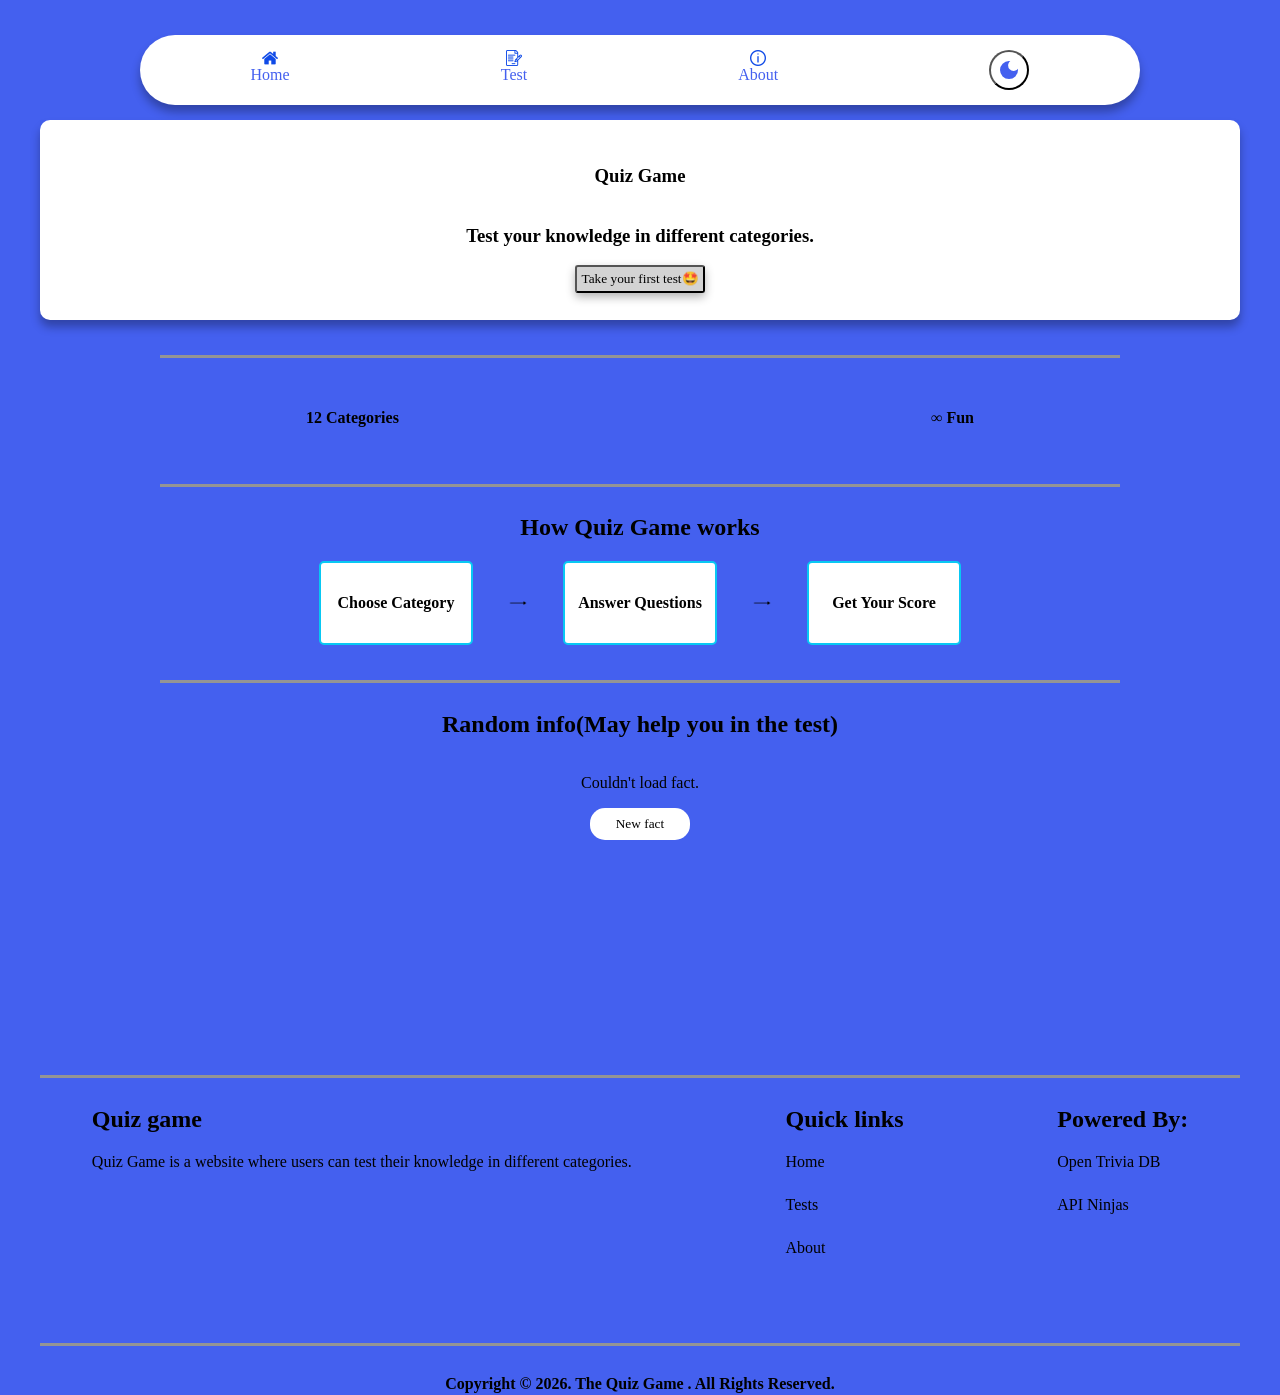
<file: index.html>
<!DOCTYPE html>
<html lang="en">
<head>
    <meta charset="UTF-8">
    <meta name="viewport" content="width=device-width, initial-scale=1.0">
    <title>Quiz game</title>
    <link rel="stylesheet" href="css/style.css">
    <link rel="icon" href="assets/questionmark.png" sizes="any">
</head>
<body>
    <header>
        <!--Navbar -->
        <nav class="navbar">
            <div class="navbar1">
                <ul class="nav-links">
                    <li>
                        <a href="index.html" aria-label="Home"><img src="assets/home.png"></a>
                        <a href="index.html" aria-label="Home">Home</a>
                    </li>
                    <li>
                        <a href="test.html" aria-label="Test"><img src="assets/contract.png"></a>
                        <a href="test.html" aria-label="Test">Test</a>
                    </li>
                    <li>
                        <a href="about.html" aria-label="About"><img src="assets/info.png"></a>
                        <a href="about.html" aria-label="About">About</a>
                    </li>
                    <li>
                        <button id="theme-switch" aria-label="Toggle dark mode" aria-pressed="false">
                            <svg xmlns="http://www.w3.org/2000/svg" height="24px" viewBox="0 -960 960 960" width="24px" fill="#e3e3e3"><path d="M480-120q-150 0-255-105T120-480q0-150 105-255t255-105q14 0 27.5 1t26.5 3q-41 29-65.5 75.5T444-660q0 90 63 153t153 63q55 0 101-24.5t75-65.5q2 13 3 26.5t1 27.5q0 150-105 255T480-120Z"/></svg>
                            <svg xmlns="http://www.w3.org/2000/svg" height="24px" viewBox="0 -960 960 960" width="24px" fill="#e3e3e3"><path d="M338.5-338.5Q280-397 280-480t58.5-141.5Q397-680 480-680t141.5 58.5Q680-563 680-480t-58.5 141.5Q563-280 480-280t-141.5-58.5ZM200-440H40v-80h160v80Zm720 0H760v-80h160v80ZM440-760v-160h80v160h-80Zm0 720v-160h80v160h-80ZM256-650l-101-97 57-59 96 100-52 56Zm492 496-97-101 53-55 101 97-57 59Zm-98-550 97-101 59 57-100 96-56-52ZM154-212l101-97 55 53-97 101-59-57Z"/></svg>
                        </button>
                    </li>
                </ul>
            </div>
        </nav>
        <!--End of Navbar -->
        
    <!--Hero section -->
        <section class="hero-section">
            <div class="hero-section-content">
                <h3>Quiz Game</h3>
                <h3> Test your knowledge in different categories.</h3>
                <a href="test.html"><button class="Take">Take your first test🤩</button></a>
            </div>
        </section>
        <!--end of Hero section -->

        <!--Stats section -->
    </header>
    <hr class="line">
    <section class="stats-section">
            <div class="actual-stats">
                <h4>12 Categories</h4>
                <h4>∞ Fun</h4>
            </div>
    </section>
    <!--End of Stats section -->

    <!--How work section -->
    <hr class="line">
    <section class="how-it-works-section">
        <div class="how-it-works-section-head">
            <h2>How Quiz Game works</h2>
        </div>
        <div class="steps">
            <div class="single-step">
                <h4>Choose Category</h4>
            </div>

            <img src="assets/arrow.png" alt="arrow" style="width:50px">

            <div class="single-step">
                <h4>Answer Questions</h4>
            </div>

            <img src="assets/arrow.png" alt="arrow" class="arrow">

            <div class="single-step">
                <h4>Get Your Score</h4>
            </div>

        </div>
    </section>

    <hr class="line">

    <section class="info1">
        <div class="info2">
            <div class="text-info">
                <h2>Random info(May help you in the test)</h2>
                <p id="fact">
                    Click the button to get a random fact.
                </p>
            </div>
            <div class="nw-fact-div">
                <button id="nw-fact">New fact</button>
            </div>
        </div>
    </section>

    <footer class="footer">
        <hr class="line2">
        <div class="footer-cont"> <!--htb2a fo2 b3d -->
            <!-- ----------------------------------------------------------------------------------- -->
            <div class="innercont">
            <!-- ----------------------------------------------------------------------------------- -->
                <div class="cont1">
                    <h2>Quiz game</h2>
                    <p>Quiz Game is a website where users can test their knowledge in different categories.</p>
                </div>
            <!-- ----------------------------------------------------------------------------------- -->
                <div class="cont2"> <!--htb2a fo2 b3d -->
                    <h2>Quick links</h2>
                    <ul class="links-footer">
                        <a href="index.html"><li>Home</li></a>
                        <a href="test.html"><li>Tests</li></a>
                        <a href="about.html"><li>About</li></a>
                    </ul>
                </div>
                <div class="cont2"> <!--htb2a fo2 b3d -->
                    <h2>Powered By:</h2>
                    <ul class="links-footer">
                        <a href="https://opentdb.com/"><li>Open Trivia DB</li></a>
                        <a href="https://api-ninjas.com/"><li>API Ninjas</li></a>
                    </ul>
                </div>
            </div>
            <div class="copyrights">
                <hr class="line2">
                <h4>Copyright © 2026. The Quiz Game . All Rights Reserved.</h4>
            </div>
        </div>
    </footer>
    <script src="js/main.js"></script>
</body>
</html>
</file>
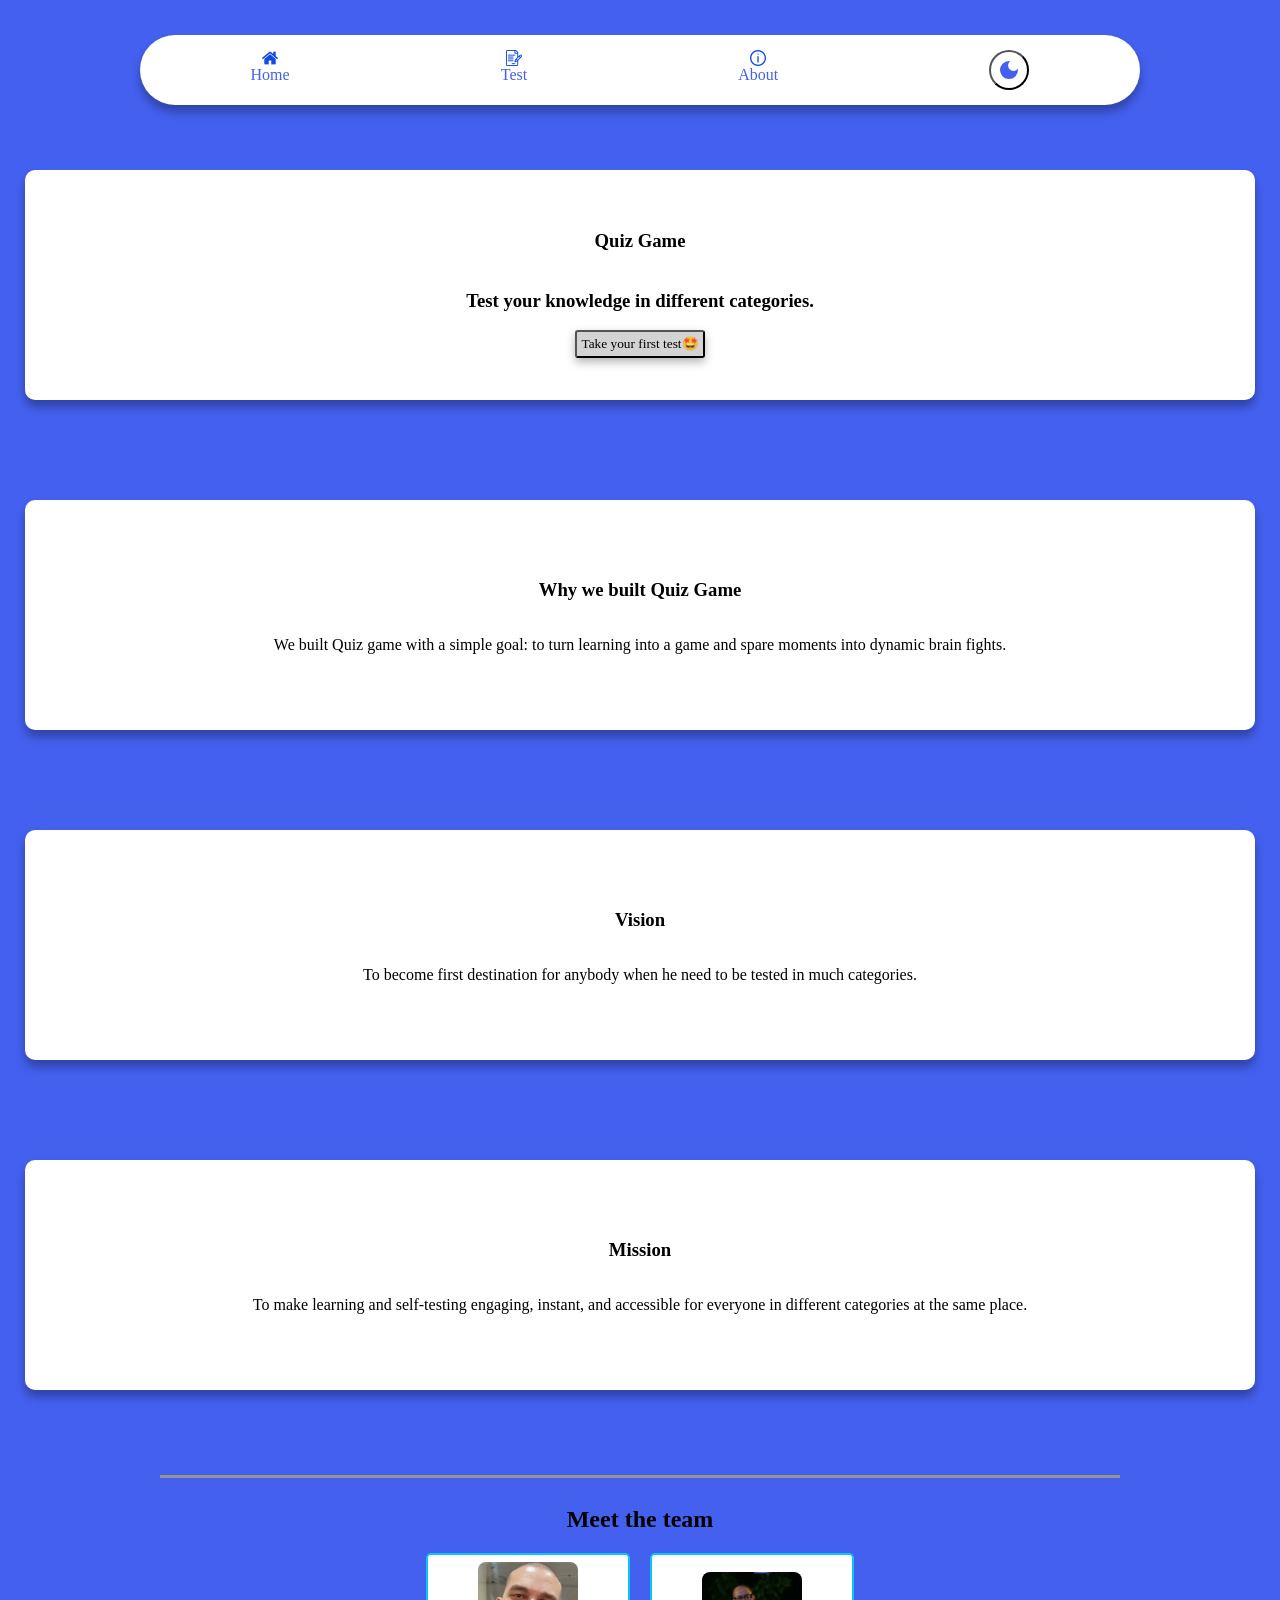
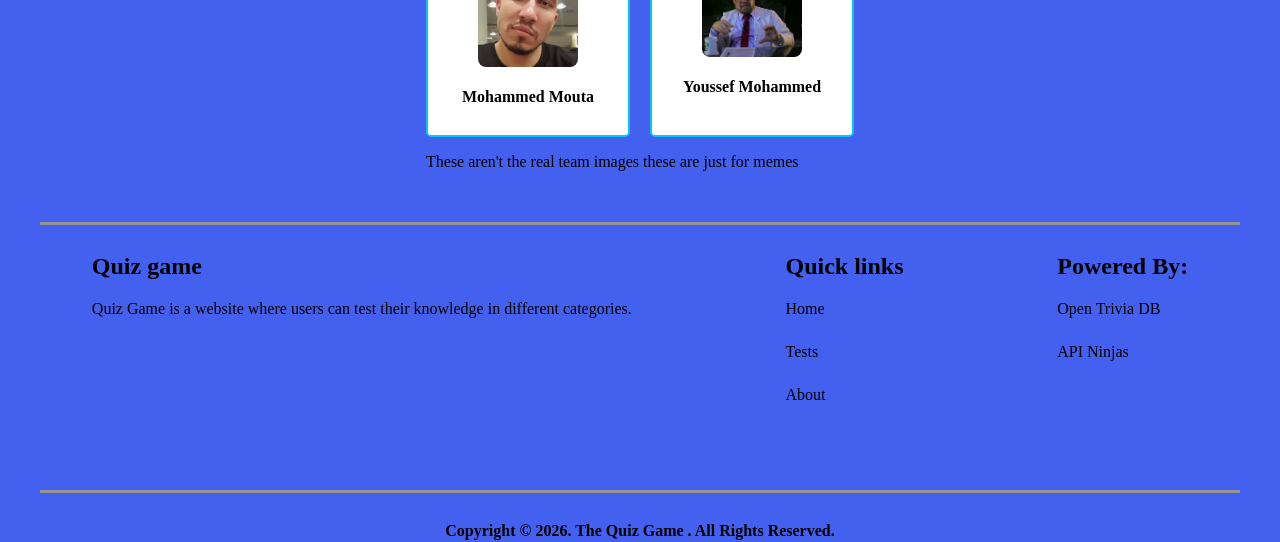
<file: about.html>
<!DOCTYPE html>
<html lang="en">
<head>
    <meta charset="UTF-8">
    <meta name="viewport" content="width=device-width, initial-scale=1.0">
    <title>Quiz game</title>
    <link rel="stylesheet" href="css/about.css">
    <link rel="icon" href="assets/questionmark.png" sizes="any">
</head>
<body>
    <header>
        <!--Navbar -->
        <nav class="navbar">
            <div class="navbar1">
                <ul class="nav-links">
                    <li>
                        <a href="index.html" aria-label="Home"><img src="assets/home.png"></a>
                        <a href="index.html" aria-label="Home">Home</a>
                    </li>
                    <li>
                        <a href="test.html" aria-label="Test"><img src="assets/contract.png"></a>
                        <a href="test.html" aria-label="Test">Test</a>
                    </li>
                    <li>
                        <a href="about.html" aria-label="About"><img src="assets/info.png"></a>
                        <a href="about.html" aria-label="About">About</a>
                    </li>
                    <li>
                        <button id="theme-switch">
                            <svg xmlns="http://www.w3.org/2000/svg" height="24px" viewBox="0 -960 960 960" width="24px" fill="#e3e3e3"><path d="M480-120q-150 0-255-105T120-480q0-150 105-255t255-105q14 0 27.5 1t26.5 3q-41 29-65.5 75.5T444-660q0 90 63 153t153 63q55 0 101-24.5t75-65.5q2 13 3 26.5t1 27.5q0 150-105 255T480-120Z"/></svg>
                            <svg xmlns="http://www.w3.org/2000/svg" height="24px" viewBox="0 -960 960 960" width="24px" fill="#e3e3e3"><path d="M338.5-338.5Q280-397 280-480t58.5-141.5Q397-680 480-680t141.5 58.5Q680-563 680-480t-58.5 141.5Q563-280 480-280t-141.5-58.5ZM200-440H40v-80h160v80Zm720 0H760v-80h160v80ZM440-760v-160h80v160h-80Zm0 720v-160h80v160h-80ZM256-650l-101-97 57-59 96 100-52 56Zm492 496-97-101 53-55 101 97-57 59Zm-98-550 97-101 59 57-100 96-56-52ZM154-212l101-97 55 53-97 101-59-57Z"/></svg>
                        </button>
                    </li>
                </ul>
            </div>
        </nav>
        <!--End of Navbar -->


        <!--Hero section -->
        <section class="hero-section">
            <div class="hero-section-content">
                <h3>Quiz Game</h3>
                <h3> Test your knowledge in different categories.</h3>
                <a href="test.html"><button class="Take">Take your first test🤩</button></a>
            </div>
        </section>
        <!--end of Hero section -->

        <section class="hero-section">
            <div class="hero-section-content">
                <h3>Why we built Quiz Game</h3>
                <p>We built Quiz game with a simple goal: to turn learning into a game and spare moments into dynamic brain fights.</p>
            </div>
        </section>

        <section class="hero-section">
            <div class="hero-section-content">
                <h3>Vision</h3>
                <p>To become first destination for anybody when he need to be tested in much categories.</p>
            </div>
        </section>

        <section class="hero-section">
            <div class="hero-section-content">
                <h3>Mission</h3>
                <p>To make learning and self-testing engaging, instant, and accessible for everyone in different categories at the same place.</p>
            </div>
        </section>

        <hr class="line">
    <section class="how-it-works-section">
        <div class="how-it-works-section-head">
            <h2>Meet the team</h2>
        </div>
        <div class="steps">
            <div class="single-step">
                <img src="assets/Mohammed.png" alt="mohammed" width="100" style="border-radius:8px;">
                <h4>Mohammed Mouta</h4>
            </div>


            <div class="single-step">
                <img src="assets/Youssef.jpg" alt="mohammed" width="100" style="border-radius:8px;">
                <h4>Youssef Mohammed</h4>
            </div>
        </div>
        <p style="font-family:cursive;">These aren't the real team images these are just for memes</p>
    </section>

    <footer class="footer">
        <hr class="line2">
        <div class="footer-cont"> <!--htb2a fo2 b3d -->
            <!-- ----------------------------------------------------------------------------------- -->
            <div class="innercont">
            <!-- ----------------------------------------------------------------------------------- -->
                <div class="cont1">
                    <h2>Quiz game</h2>
                    <p>Quiz Game is a website where users can test their knowledge in different categories.</p>
                </div>
            <!-- ----------------------------------------------------------------------------------- -->
                <div class="cont2"> <!--htb2a fo2 b3d -->
                    <h2>Quick links</h2>
                    <ul class="links-footer">
                        <a href="index.html"><li>Home</li></a>
                        <a href="test.html"><li>Tests</li></a>
                        <a href="about.html"><li>About</li></a>
                    </ul>
                </div>
                <div class="cont2"> <!--htb2a fo2 b3d -->
                    <h2>Powered By:</h2>
                    <ul class="links-footer">
                        <a href="https://opentdb.com/"><li>Open Trivia DB</li></a>
                        <a href="https://api-ninjas.com/"><li>API Ninjas</li></a>
                    </ul>
                </div>
            </div>
            <div class="copyrights">
                <hr class="line2">
                <h4>Copyright © 2026. The Quiz Game . All Rights Reserved.</h4>
            </div>
        </div>
    </footer>
    <script src="js/main.js"></script>
</body>
</html>
</file>
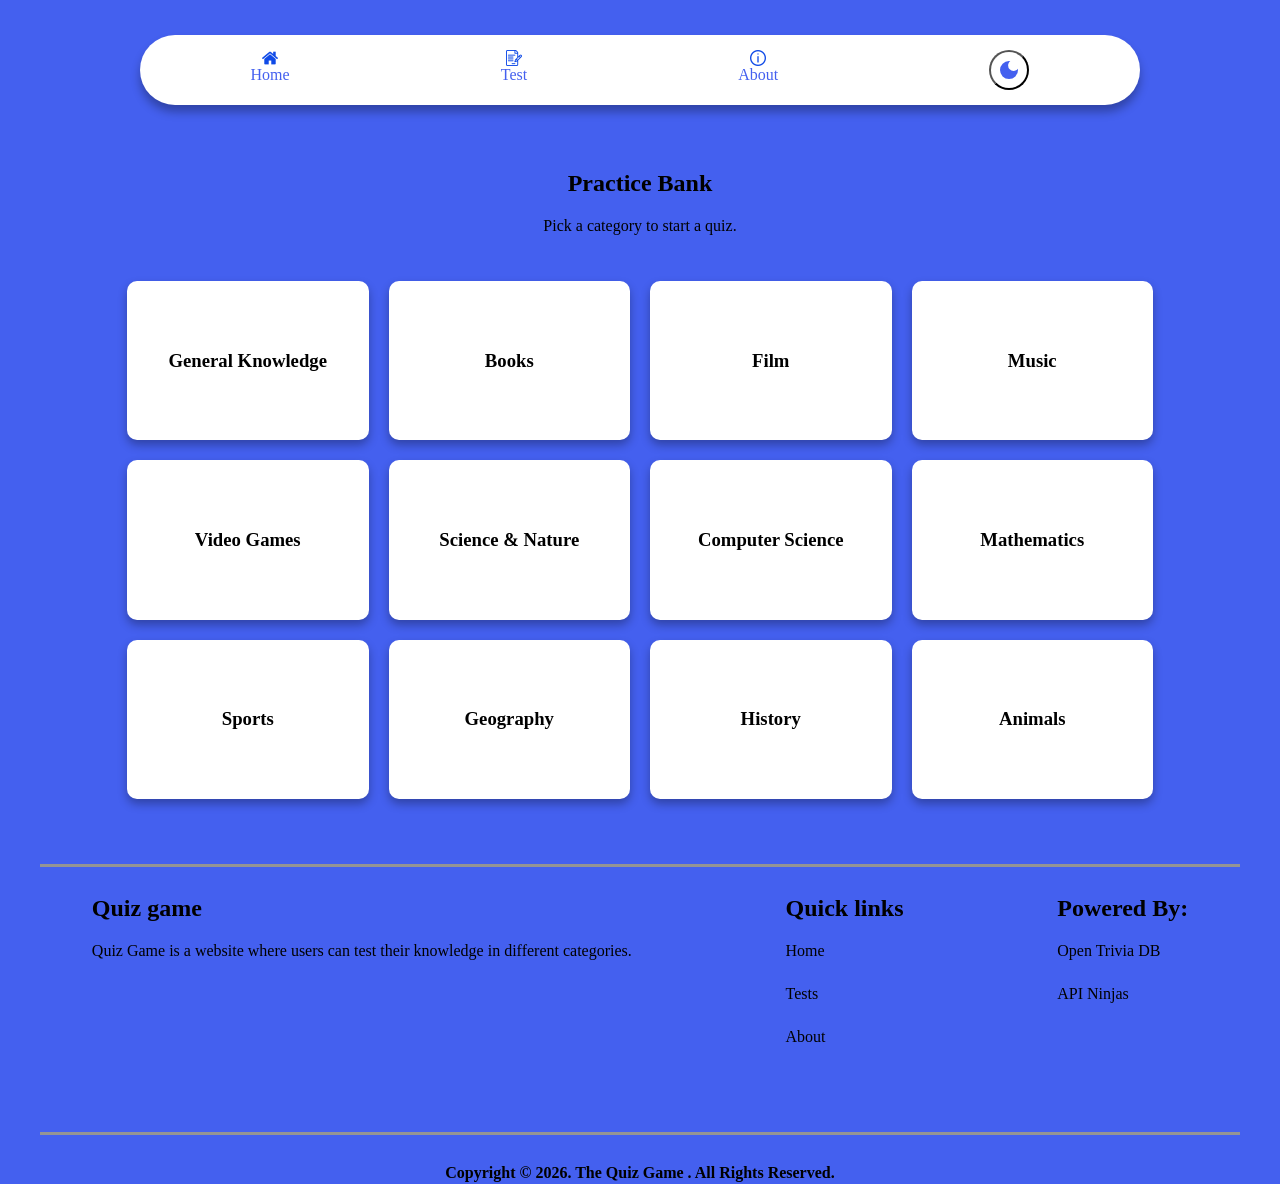
<file: test.html>
<!DOCTYPE html>
<html lang="en">
<head>
    <meta charset="UTF-8">
    <meta name="viewport" content="width=device-width, initial-scale=1.0">
    <title>Quiz Game - Test</title>
    <link rel="stylesheet" href="css/test.css">
    <link rel="icon" href="assets/questionmark.png" sizes="any">
</head>
<body>

<header>
    <!--Navbar -->
        <nav class="navbar">
            <div class="navbar1">
                <ul class="nav-links">
                    <li>
                        <a href="index.html" aria-label="Home"><img src="assets/home.png"></a>
                        <a href="index.html" aria-label="Home">Home</a>
                    </li>
                    <li>
                        <a href="test.html" aria-label="Test"><img src="assets/contract.png"></a>
                        <a href="test.html" aria-label="Test">Test</a>
                    </li>
                    <li>
                        <a href="about.html" aria-label="About"><img src="assets/info.png"></a>
                        <a href="about.html" aria-label="About">About</a>
                    </li>
                    <li>
                        <button id="theme-switch">
                            <svg xmlns="http://www.w3.org/2000/svg" height="24px" viewBox="0 -960 960 960" width="24px" fill="#e3e3e3"><path d="M480-120q-150 0-255-105T120-480q0-150 105-255t255-105q14 0 27.5 1t26.5 3q-41 29-65.5 75.5T444-660q0 90 63 153t153 63q55 0 101-24.5t75-65.5q2 13 3 26.5t1 27.5q0 150-105 255T480-120Z"/></svg>
                            <svg xmlns="http://www.w3.org/2000/svg" height="24px" viewBox="0 -960 960 960" width="24px" fill="#e3e3e3"><path d="M338.5-338.5Q280-397 280-480t58.5-141.5Q397-680 480-680t141.5 58.5Q680-563 680-480t-58.5 141.5Q563-280 480-280t-141.5-58.5ZM200-440H40v-80h160v80Zm720 0H760v-80h160v80ZM440-760v-160h80v160h-80Zm0 720v-160h80v160h-80ZM256-650l-101-97 57-59 96 100-52 56Zm492 496-97-101 53-55 101 97-57 59Zm-98-550 97-101 59 57-100 96-56-52ZM154-212l101-97 55 53-97 101-59-57Z"/></svg>
                        </button>
                    </li>
                </ul>
            </div>
        </nav>
</header>

<main class="test-page">

    <!----Category section---->
    <section id="category-screen" class="screen">

        <div class="test-heading">
            <h1>Practice Bank</h1>
            <p>Pick a category to start a quiz.</p>
        </div>
        <div id="category-grid" class="category-grid">
            <!-- filled in js -->
        </div>

    </section>
    <!-- Difficulty section -->
    <section id="difficulty-screen" class="screen hidden">
        <div class="setup-card">
            <button id="back-btn" class="link-btn">
                Back
            </button>
            <h2 id="category-name">
                Category
            </h2>
            <h3>Select Difficulty</h3>
            <div class="difficulty-buttons">
                <button class="Take difficulty-btn" data-difficulty="easy">
                    Easy
                </button>
                <button class="Take difficulty-btn" data-difficulty="medium">
                    Medium
                </button>
                <button class="Take difficulty-btn" data-difficulty="hard">
                    Hard
                </button>
            </div>
        </div>
    </section>

    <!-- quiz section -->
    <section id="quiz-screen" class="screen hidden">
        <div class="quiz-card">
            <div class="quiz-top">
                <span id="quiz-progress">
                    Question 1 / 10
                </span>
            </div>
            <span id="quiz-difficulty-tag"
                    class="tag">
            </span>
            <h2 id="question-text">
            </h2>
            <div id="options-list"
                    class="options-list">
            </div>
            <button id="next-btn"
                    class="Take hidden">
                Next Question
            </button>
        </div>
    </section>

    <!-- results -->
    <section class="screen hidden results-section" id="results-section">
        <div class="results">
            <h2>Quiz Complete!</h2>
            <p id="score-summary"></p>
            <button id="restart" class="Take">Try Another Quiz</button>
        </div>
    </section>
</main>
<footer class="footer">
        <hr class="line2">
        <div class="footer-cont"> <!--htb2a fo2 b3d -->
            <!-- ----------------------------------------------------------------------------------- -->
            <div class="innercont">
            <!-- ----------------------------------------------------------------------------------- -->
                <div class="cont1">
                    <h2>Quiz game</h2>
                    <p>Quiz Game is a website where users can test their knowledge in different categories.</p>
                </div>
            <!-- ----------------------------------------------------------------------------------- -->
                <div class="cont2"> <!--htb2a fo2 b3d -->
                    <h2>Quick links</h2>
                    <ul class="links-footer">
                        <a href="index.html"><li>Home</li></a>
                        <a href="test.html"><li>Tests</li></a>
                        <a href="about.html"><li>About</li></a>
                    </ul>
                </div>
                <div class="cont2"> <!--htb2a fo2 b3d -->
                    <h2>Powered By:</h2>
                    <ul class="links-footer">
                        <a href="https://opentdb.com/"><li>Open Trivia DB</li></a>
                        <a href="https://api-ninjas.com/"><li>API Ninjas</li></a>
                    </ul>
                </div>
            </div>
            <div class="copyrights">
                <hr class="line2">
                <h4>Copyright © 2026. The Quiz Game . All Rights Reserved.</h4>
            </div>
        </div>
    </footer>


<script src="js/quiz.js"></script>
</body>
</html>
</file>
<file: css/style.css>
body{
    padding:10px;
    font-size:16px;
    background-color:var(--background-light);
}
.container {
    display: flex;
    flex-direction: column;
}

@media (min-width: 768px) {
    body {
    padding: 20px;
    }
    .container {
    flex-direction: row;
    }
}

@media (min-width: 1024px) {
    body {
    max-width: 1200px;
    margin: 0 auto;
    }
}

@keyframes fadeIn {
    0% {
        opacity: 0;
    }
    100% {
        opacity: 1;
    }
}
:root{
    --background-light:#4460EF;
    --container-and-navbar-color-light:white;
    --text-color-light:black;
    --Take-color-light:lightgrey;
    --nav-bar-text:#4460EF;
}
.darkmode{
    --background-light:#303030;
    --container-and-navbar-color-light:rgb(126, 125, 125);
    --text-color-light:white;
    --Take-color-light:#9c9c9c;
    --nav-bar-text:#fffff;
}
#theme-switch{
    height:40px;
    width:40px;
    padding:0;
    border-radius:50%;
    background-color:var(--container-and-navbar-color-light);
    display:flex;
    justify-content:center;
    align-items:center; 
    margin:0;
}
#theme-switch svg{
    fill: var(--background-light)
}
#theme-switch svg:last-child{
    display:none;
}
.darkmode #theme-switch svg:first-child{
    display:none;
}
.darkmode #theme-switch svg:last-child{
    display:block;
}
html{
    margin:0;
    padding:0;
}
.navbar1{
    border-radius:100px;
    background-color:var(--container-and-navbar-color-light);
    width:100%;
    max-width:1000px;
    animation: fadeIn 1s ease-in-out;
    box-shadow: 0px 7px 10px rgba(0, 0, 0, 0.3);
}
.navbar{
    height:100px;
    display:flex;
    align-items:center;
    justify-content:center;
}
.nav-links{
    list-style:none;
    display:flex;
    gap:20px;
    padding:15px;
    margin:0;
    justify-content:space-around;
    font-family:cursive;
    color:var(--text-color-light);
}
.nav-links a{
    text-decoration:none;
    color:var(--text-color-light);
    display:flex;
    flex-direction: column;
    align-items: center;
    gap: 5px;
    color:var(--nav-bar-text);
}
.hero-section{
    display:flex;
    flex-direction:column;
    width:100%;
    align-items:center;
    justify-content:center;
    font-family:cursive;
    animation: fadeIn 1s ease-in-out;
    color:var(--text-color-light);
}
.hero-section-content{
    display:flex;
    flex-direction:column;
    align-items:center;
    justify-content:center;
    background-color:var(--container-and-navbar-color-light);
    width:100%;
    max-width:1200px;
    height:200px;
    border-radius:10px;
    box-shadow: 0px 7px 10px rgba(0, 0, 0, 0.3);
    transition: transform 0.3s ease, background-color 0.3s ease;
}
.hero-section-content:hover{
    transform: translateY(-3px);
}
.Take{
    background-color:var(--Take-color-light);
    padding:4px;
    font-family:cursive;
    box-shadow: 0px 4px 10px rgba(0, 0, 0, 0.3);
    border-radius:3px;
    transition: transform 0.3s ease, background-color 0.3s ease;
    color:var(--text-color-light);
}
.Take:hover{
    background-color: #e74c3c;
    transform: scale(1.1); 
    cursor: pointer;
}
.stats-section{
    display:flex;
    width:100%;
    align-items:center;
    justify-content:center;
    font-family:cursive;
    animation: fadeIn 1s ease-in-out;
    margin-top:30px;
    color:var(--text-color-light);
}
.actual-stats{
    display:flex;
    flex-direction:row;
    justify-content:space-around;
    width:100%;
}
.line{
    margin-top:35px;
    width:80%;
    border: none;
    border-top: 3px solid #949494;
    animation: fadeIn 1s ease-in-out;
}
.how-it-works-section{
    width:100%;
    display:grid;
    justify-content:center;
    align-items:center;
    animation: fadeIn 1s ease-in-out;
    font-family:cursive;
    color:var(--text-color-light);
}
.how-it-works-section-head{
    display:flex;
    justify-content:center;
    align-items:center;
}
.steps{
    display:flex;
    flex-direction:row;
    justify-content:space-around;
    align-items:center;
    gap:20px;
    color:var(--text-color-light);
}
.single-step{
    background-color:var(--container-and-navbar-color-light);
    width:150px;
    height:80px;
    display:flex;
    justify-content:center;
    align-items:center;
    border:2px solid #08c8f3;
    border-radius:5px;
    transition: transform 0.3s ease, background-color 0.3s ease;
    background-color:var(--container-and-navbar-color-light);
}
.single-step:hover{
    transform: translateY(-3px);
}
.arrow{
    width:50px;
}
.info1{
    width:100%;
    display:flex;
    align-items:center;
    justify-content:center;
    color:var(--text-color-light);
}
.text-info{
    display:flex;
    align-items:center;
    justify-content:center;
    flex-direction:column;
    font-family:cursive;
}
.nw-fact-div{
    display:flex;
    align-items:center;
    justify-content:center;
}
#nw-fact{
    font-family:cursive;
    padding:8px;
    background-color:var(--container-and-navbar-color-light);
    border:none;
    border-radius:15px;
    width:100px;
    margin-bottom:200px;
    color:var(--text-color-light);
}
.footer{
    height:300px;
    width:100%;
    font-family:cursive;
    color:var(--text-color-light);
}
.line2{
    margin-top:35px;
    width:100%;
    border: none;
    border-top: 3px solid #949494;
    animation: fadeIn 1s ease-in-out;
}
.footer-cont{
    display:flex;
    flex-direction:column;
    height:100%;
    justify-content: space-between;
}
.innercont{
    display:flex;
    justify-content:space-around;
    gap:50px;
}
.cont2{
    align-items: flex-start;
}
.cont2 ul{
    display:flex;
    flex-direction:column;
    padding:0;
    gap:25px;
    list-style:none;
}
.cont2 ul a{
    text-decoration:none;
    color:var(--text-color-light);
}
.cont2 ul a:hover{
    color:#7192e7;
}
.copyrights{
    width:100%;
    height:50px;
    display:flex;
    flex-direction:column;
    align-items:center;
    justify-content:center;
    margin:0;
}
</file>
<file: css/about.css>
body{
    padding:10px;
    font-size:16px;
    background-color:var(--background-light);
}
.container {
    display: flex;
    flex-direction: column;
}

@media (min-width: 768px) {
    body {
    padding: 20px;
    }
    .container {
    flex-direction: row;
    }
}

@media (min-width: 1024px) {
    body {
    max-width: 1200px;
    margin: 0 auto;
    }
}

@keyframes fadeIn {
    0% {
        opacity: 0;
    }
    100% {
        opacity: 1;
    }
}
:root{
    --background-light:#4460EF;
    --container-and-navbar-color-light:white;
    --text-color-light:black;
    --Take-color-light:lightgrey;
    --nav-bar-text:#4460EF;
}
.darkmode{
    --background-light:#303030;
    --container-and-navbar-color-light:rgb(126, 125, 125);
    --text-color-light:white;
    --Take-color-light:#9c9c9c;
    --nav-bar-text:#fffff;
}
#theme-switch{
    height:40px;
    width:40px;
    padding:0;
    border-radius:50%;
    background-color:var(--container-and-navbar-color-light);
    display:flex;
    justify-content:center;
    align-items:center; 
    margin:0;
}
#theme-switch svg{
    fill: var(--background-light)
}
#theme-switch svg:last-child{
    display:none;
}
.darkmode #theme-switch svg:first-child{
    display:none;
}
.darkmode #theme-switch svg:last-child{
    display:block;
}
html{
    margin:0;
    padding:0;
}
.navbar1{
    border-radius:100px;
    background-color:var(--container-and-navbar-color-light);
    width:1000px;
    animation: fadeIn 1s ease-in-out;
    box-shadow: 0px 7px 10px rgba(0, 0, 0, 0.3);
}
.navbar{
    height:100px;
    display:flex;
    align-items:center;
    justify-content:center;
}
.nav-links{
    list-style:none;
    display:flex;
    gap:20px;
    padding:15px;
    margin:0;
    justify-content:space-around;
    font-family:cursive;
    color:var(--text-color-light);
    
}
.nav-links a{
    text-decoration:none;
    color:var(--text-color-light);
    display:flex;
    flex-direction: column;
    align-items: center;
    gap: 5px;
    color:var(--nav-bar-text);
}
.footer{
    height:300px;
    width:100%;
    font-family:cursive;
    color:var(--text-color-light);
}
.line2{
    margin-top:35px;
    width:100%;
    border: none;
    border-top: 3px solid #949494;
    animation: fadeIn 1s ease-in-out;
}
.footer-cont{
    display:flex;
    flex-direction:column;
    height:100%;
    justify-content: space-between;
}
.innercont{
    display:flex;
    justify-content:space-around;
    gap:50px;
}
.cont2{
    align-items: flex-start;
}
.cont2 ul{
    display:flex;
    flex-direction:column;
    padding:0;
    gap:25px;
    list-style:none;
}
.cont2 ul a{
    text-decoration:none;
    color:var(--text-color-light);
}
.cont2 ul a:hover{
    color:#7192e7;
}
.copyrights{
    width:100%;
    height:50px;
    display:flex;
    flex-direction:column;
    align-items:center;
    justify-content:center;
    margin:0;
}
.hero-section{
    display:flex;
    flex-direction:column;
    width:100%;
    align-items:center;
    justify-content:center;
    font-family:cursive;
    animation: fadeIn 1s ease-in-out;
    color:var(--text-color-light);
}
.hero-section-content{
    display:flex;
    flex-direction:column;
    align-items:center;
    justify-content:center;
    background-color:var(--container-and-navbar-color-light);
    width:100%;
    max-width:1200px;
    height:200px;
    border-radius:10px;
    box-shadow: 0px 7px 10px rgba(0, 0, 0, 0.3);
    transition: transform 0.3s ease, background-color 0.3s ease;
    margin:50px;
    padding:15px;
}
.hero-section-content:hover{
    transform: translateY(-3px);
}
.Take{
    background-color:var(--Take-color-light);
    padding:4px;
    font-family:cursive;
    box-shadow: 0px 4px 10px rgba(0, 0, 0, 0.3);
    border-radius:3px;
    transition: transform 0.3s ease, background-color 0.3s ease;
    color:var(--text-color-light);
}
.Take:hover{
    background-color: #e74c3c;
    transform: scale(1.1); 
    cursor: pointer;
}

.line{
    margin-top:35px;
    width:80%;
    border: none;
    border-top: 3px solid #949494;
    animation: fadeIn 1s ease-in-out;
}
.how-it-works-section{
    width:100%;
    display:grid;
    justify-content:center;
    align-items:center;
    animation: fadeIn 1s ease-in-out;
    font-family:cursive;
    color:var(--text-color-light);
}
.how-it-works-section-head{
    display:flex;
    justify-content:center;
    align-items:center;
}
.steps{
    display:flex;
    flex-direction:row;
    justify-content:space-around;
    align-items:center;
    gap:20px;
    color:var(--text-color-light);
}
.single-step{
    background-color:var(--container-and-navbar-color-light);
    width:200px;
    height:180px;
    display:flex;
    justify-content:center;
    align-items:center;
    border:2px solid #08c8f3;
    border-radius:5px;
    transition: transform 0.3s ease, background-color 0.3s ease;
    background-color:var(--container-and-navbar-color-light);
    flex-direction:column;
}
.single-step:hover{
    transform: translateY(-3px);
}
.arrow{
    width:50px;
}
</file>
<file: css/test.css>
body{
    padding:10px;
    font-size:16px;
    background-color:var(--background-light);
}
.container {
    display: flex;
    flex-direction: column;
}

@media (min-width: 768px) {
    body {
    padding: 20px;
    }
    .container {
    flex-direction: row;
    }
}

@media (min-width: 1024px) {
    body {
    max-width: 1200px;
    margin: 0 auto;
    }
}

@media (min-width: 768px) {
    body {
    padding: 20px;
    }
    .container {
    flex-direction: row;
    }
}

html{
    margin:0;
    padding:0;
}
:root{
    --background-light:#4460EF;
    --container-and-navbar-color-light:white;
    --text-color-light:black;
    --Take-color-light:lightgrey;
    --nav-bar-text:#4460EF;
    --categoruy-color:white;
}
.darkmode{
    --background-light:#303030;
    --container-and-navbar-color-light:rgb(126, 125, 125);
    --text-color-light:white;
    --Take-color-light:#9c9c9c;
    --nav-bar-text:#fffff;
    --categoruy-color:rgb(43, 42, 42);
}
#theme-switch{
    height:40px;
    width:40px;
    padding:0;
    border-radius:50%;
    background-color:var(--container-and-navbar-color-light);
    display:flex;
    justify-content:center;
    align-items:center; 
    margin:0;
}
#theme-switch svg{
    fill: var(--background-light)
}
#theme-switch svg:last-child{
    display:none;
}
.darkmode #theme-switch svg:first-child{
    display:none;
}
.darkmode #theme-switch svg:last-child{
    display:block;
}
.navbar1{
    border-radius:100px;
    background-color:var(--container-and-navbar-color-light);
    width:1000px;
    animation: fadeIn 1s ease-in-out;
    box-shadow:0px 7px 10px rgba(0,0,0,.3);
}
.navbar{
    height:100px;
    display:flex;
    align-items:center;
    justify-content:center;
}
.nav-links{
    list-style:none;
    display:flex;
    gap:20px;
    padding:15px;
    margin:0;
    justify-content:space-around;
    font-family:cursive;
    color:var(--text-color-light);
}
.nav-links a{
    text-decoration:none;
    color:var(--text-color-light);
    display:flex;
    flex-direction: column;
    align-items: center;
    gap: 5px;
    color:var(--nav-bar-text);
}
.hero-section{
    display:flex;
    flex-direction:column;
    width:100%;
    align-items:center;
    justify-content:center;
    font-family:cursive;
}
.hero-section-content{
    display:flex;
    flex-direction:column;
    align-items:center;
    justify-content:center;
    background-color:white;
    width:100%;
    max-width:1200px;
    height:200px;
    border-radius:10px;
    box-shadow: 0px 7px 10px rgba(0, 0, 0, 0.3);

    transition: transform 0.3s ease, background-color 0.3s ease;
}
.hero-section-content:hover{
    transform: translateY(-3px);
}
.Take{
    background-color:lightgrey;
    padding:4px;
    font-family:cursive;
    box-shadow: 0px 4px 10px rgba(0, 0, 0, 0.3);
    border-radius:3px;
    transition: transform 0.3s ease, background-color 0.3s ease;
}
.Take:hover{
    background-color: #e74c3c;
    transform: scale(1.1); 
}
/* Test */
.test-page{
    display:flex;
    flex-direction:column;
    align-items:center;
    padding:30px;
}
.screen{
    width:100%;
    display:flex;
    flex-direction:column;
    align-items:center;
}
.hidden{
    display:none;
}

/*  heading section */
.test-heading{
    color:white;
    text-align:center;
    margin-bottom:30px;
    font-family:cursive;
    color:var(--text-color-light);
}

/* Categories */

.category-grid{
    width:1200px;
    max-width:90%;
    display:grid;
    grid-template-columns:repeat(4,1fr);
    gap:20px;
}
.category-card{
    background:var(--categoruy-color);
    color:var(--text-color-light);
    border-radius:10px;
    padding:50px 20px;
    text-align:center;
    box-shadow:0 5px 10px rgba(0,0,0,.3);
    transition:.3s;
    font-family:cursive;
}
.category-card:hover{
    transform:translateY(-5px);
}

/*  Difficulty  */
.setup-card{
    width:450px;
    max-width:90%;
    background:var(--categoruy-color);
    padding:30px;
    border-radius:10px;
    text-align:center;
    color:var(--text-color-light);
}
.link-btn{
    border:none;
    background:none;
    color:blue;
    margin-bottom:20px;
}
.difficulty-buttons{
    display:flex;
    justify-content:center;
    gap:20px;
    margin-top:20px;
}

/*  Quiz  */
.quiz-card{
    width:700px;
    max-width:90%;
    background:var(--categoruy-color);
    padding:30px;
    border-radius:10px;
    color:var(--text-color-light);
    font-family:cursive;

}
.quiz-top{
    text-align:center;
    font-weight:bold;
    margin-bottom:15px;
}
.progress-bar-track{
    width:100%;
    height:8px;
    background:white;
    border-radius:20px;
    margin-bottom:20px;
}

.progress-bar-fill{
    height:100%;
    width:0%;
    background:#4361ee;
}

.tag{
    background:#4361ee;
    color:white;
    padding:5px 12px;
    border-radius:20px;
    display:inline-block;
    margin-bottom:20px;
}
#question-text{
    margin-bottom:20px;
}
.options-list{
    display:flex;
    flex-direction:column;
    gap:12px;
}
.option-btn{
    padding:12px;
    background:white;
    border:2px solid #ddd;
    border-radius:6px;
    transition:.3s;
    color:var(--text-color-light);
    font-family:cursive;
    background:var(--categoruy-color);
}
.option-btn:hover{
    border-color:#4361ee;
}
.option-btn.correct-answer {
    background: #2ecc71;
    color: white;
    border-color: #2ecc71;
}

.option-btn.selected:not(.correct-answer) {
    background: #e74c3c;
    color: white;
    border-color: #e74c3c;
}
#next-btn{
    margin-top:20px;
}
.footer{
    height:300px;
    width:100%;
    font-family:cursive;
    color:var(--text-color-light);
}
.line2{
    margin-top:35px;
    width:100%;
    border: none;
    border-top: 3px solid #949494;
    animation: fadeIn 1s ease-in-out;
}
.footer-cont{
    display:flex;
    flex-direction:column;
    height:100%;
    justify-content: space-between;
}
.innercont{
    display:flex;
    justify-content:space-around;
    gap:50px;
}
.cont2{
    align-items: flex-start;
}
.cont2 ul{
    display:flex;
    flex-direction:column;
    padding:0;
    gap:25px;
    list-style:none;
}
.cont2 ul a{
    text-decoration:none;
    color:var(--text-color-light);
}
.cont2 ul a:hover{
    color:#7192e7;
}
.copyrights{
    width:100%;
    height:50px;
    display:flex;
    flex-direction:column;
    align-items:center;
    justify-content:center;
    margin:0;
}
.results{
    color:var(--text-color-light);
    font-family:cursive;
}
</file>
